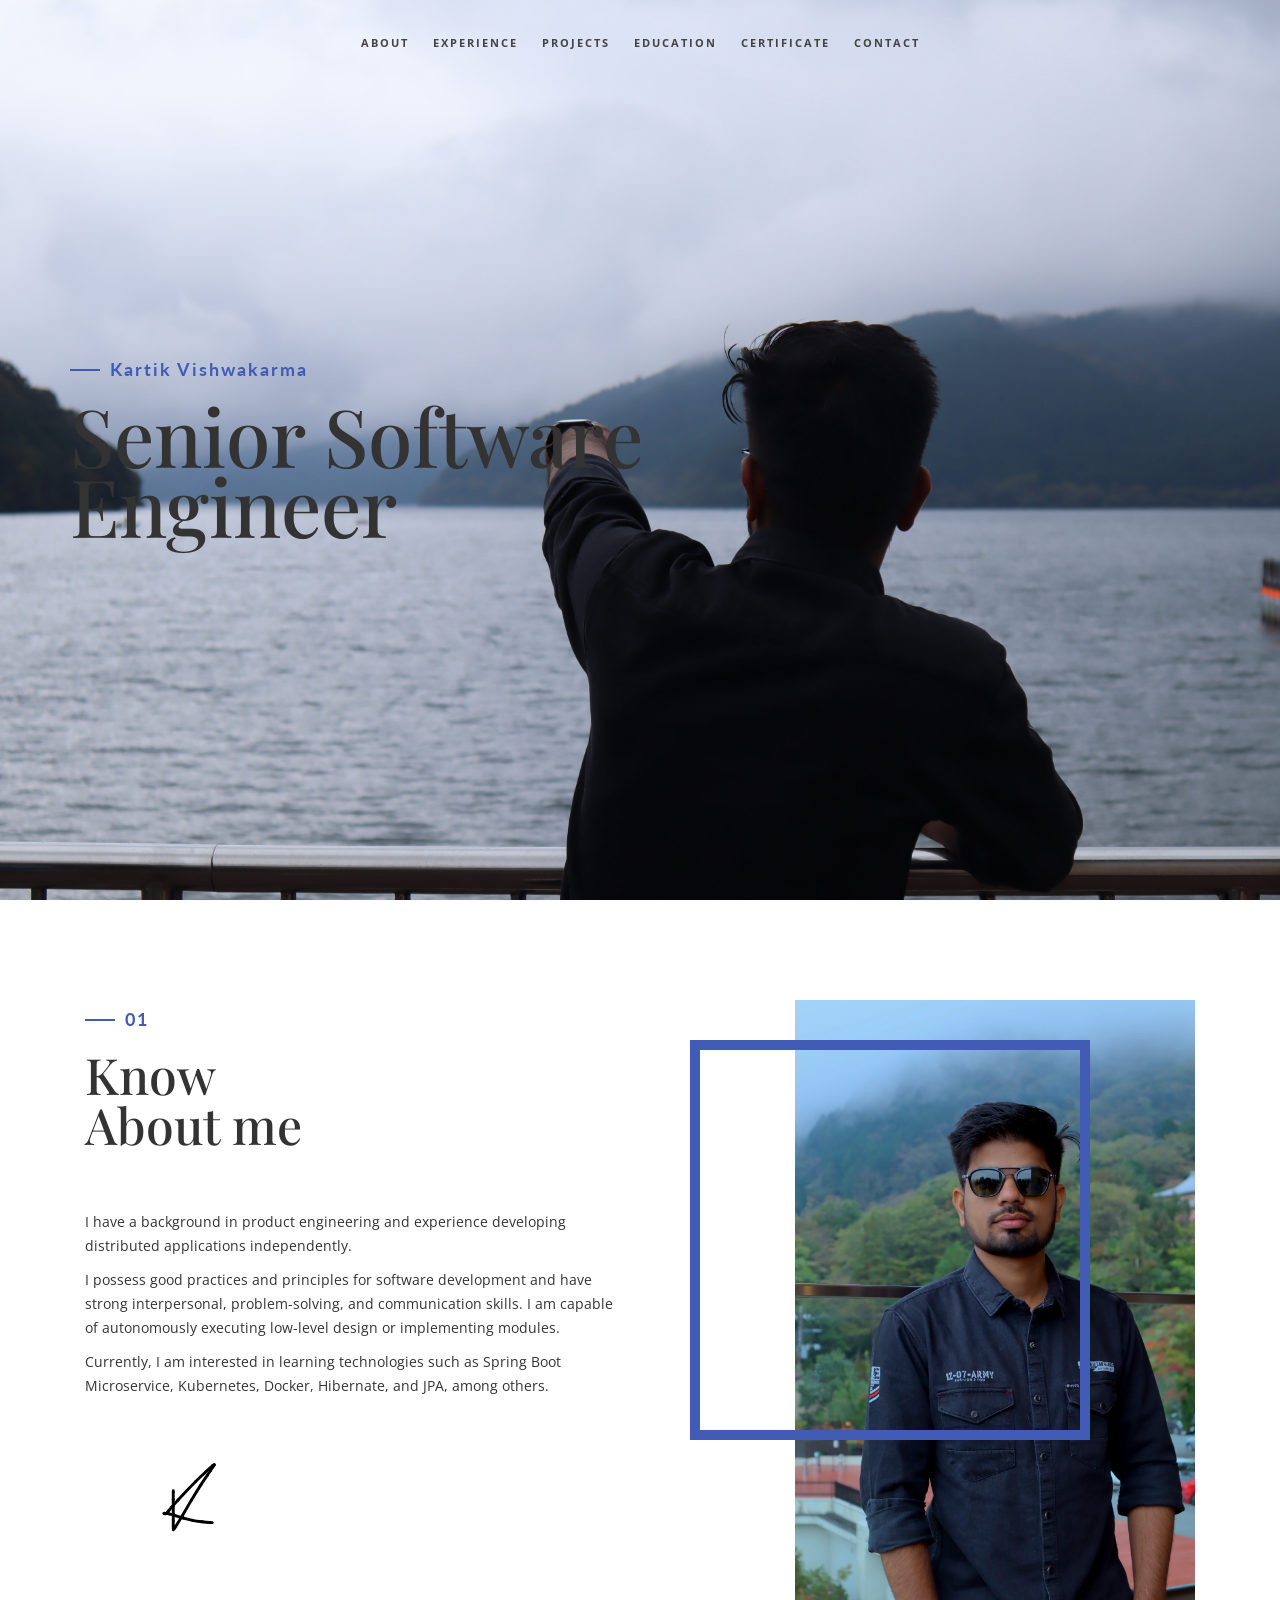
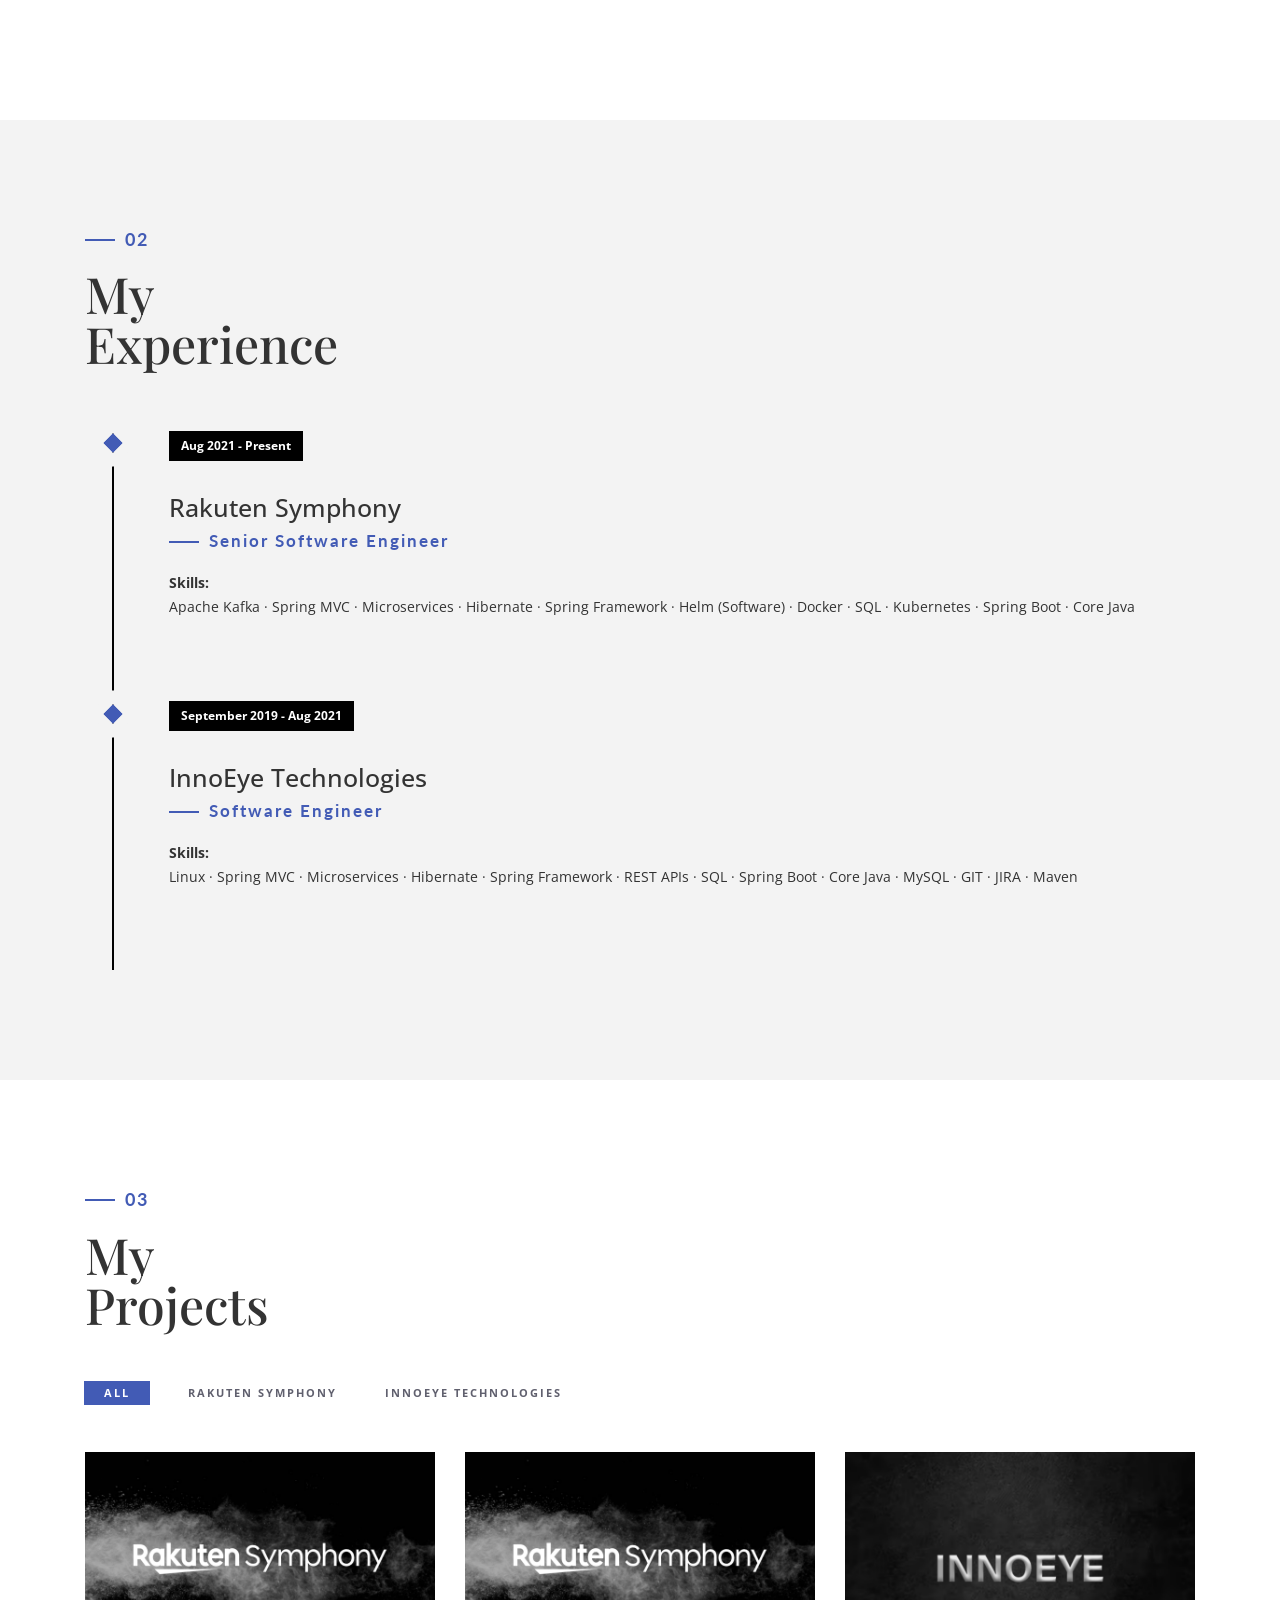
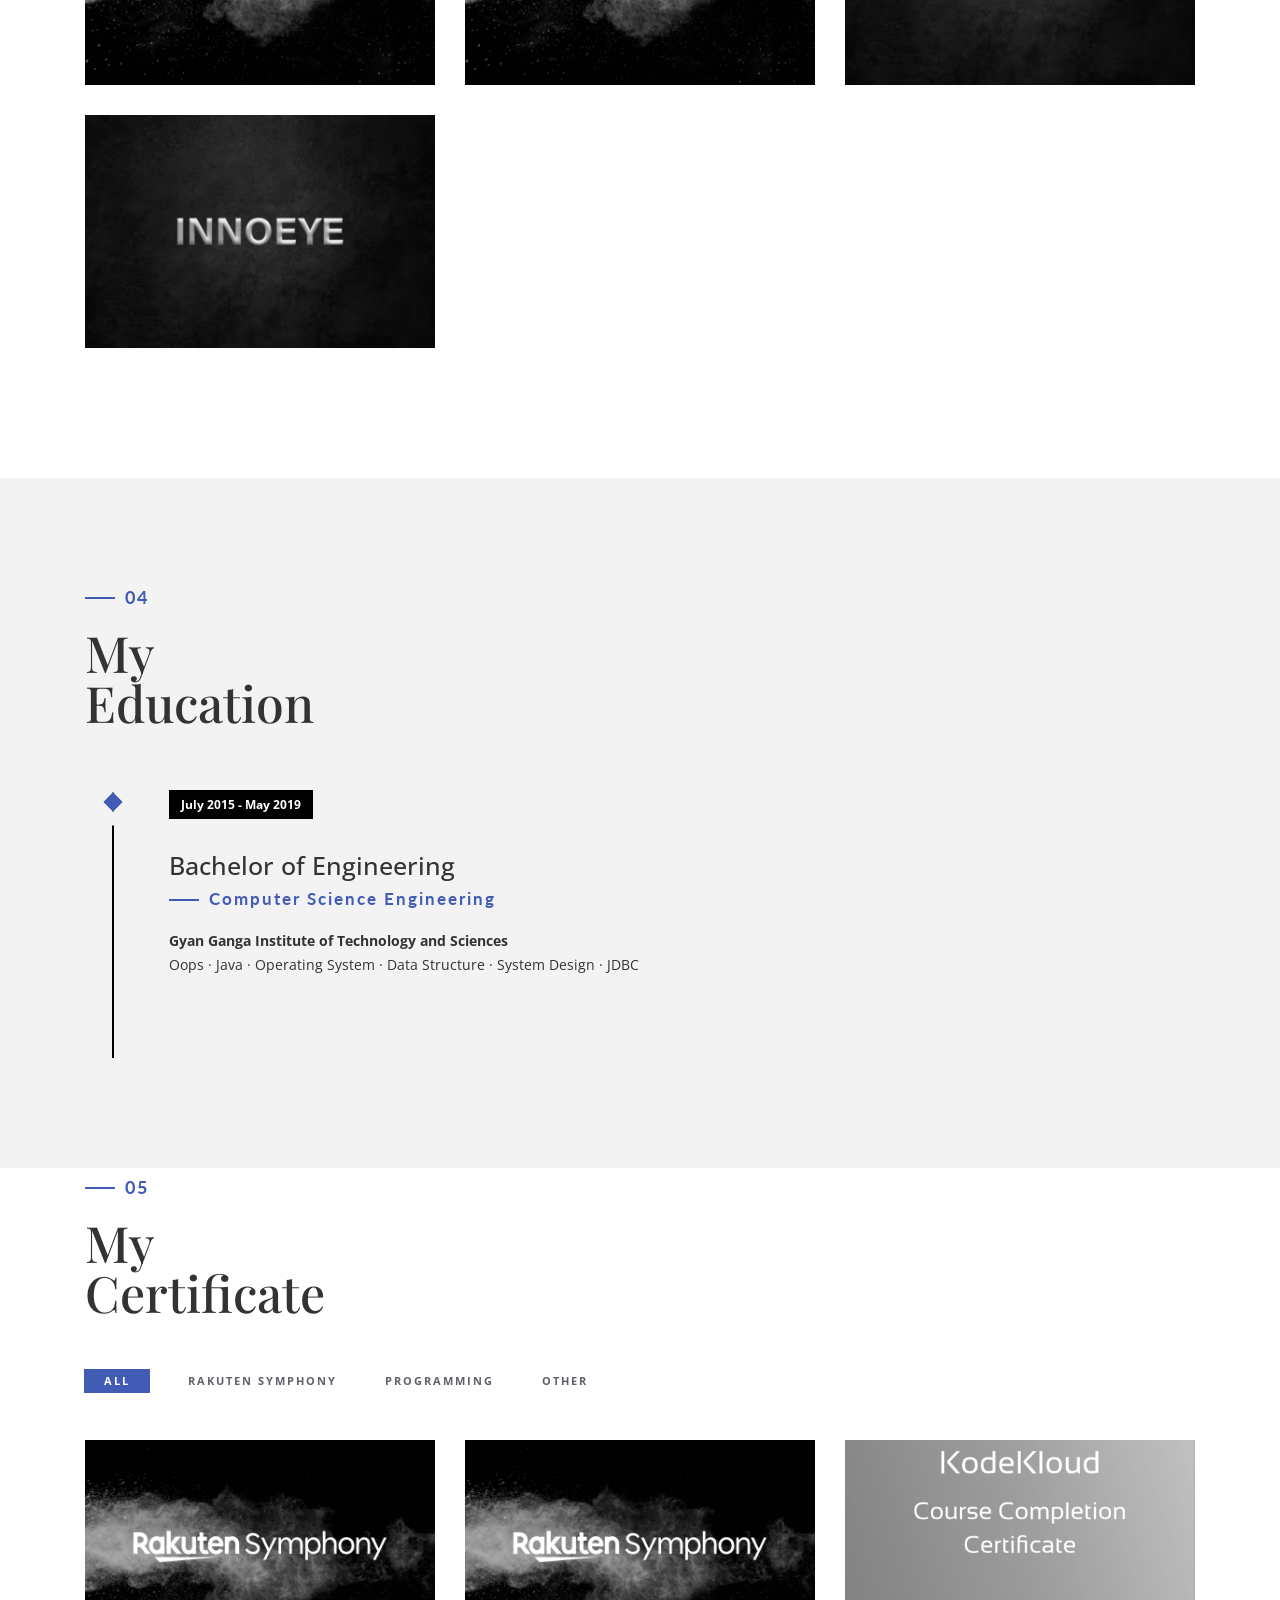
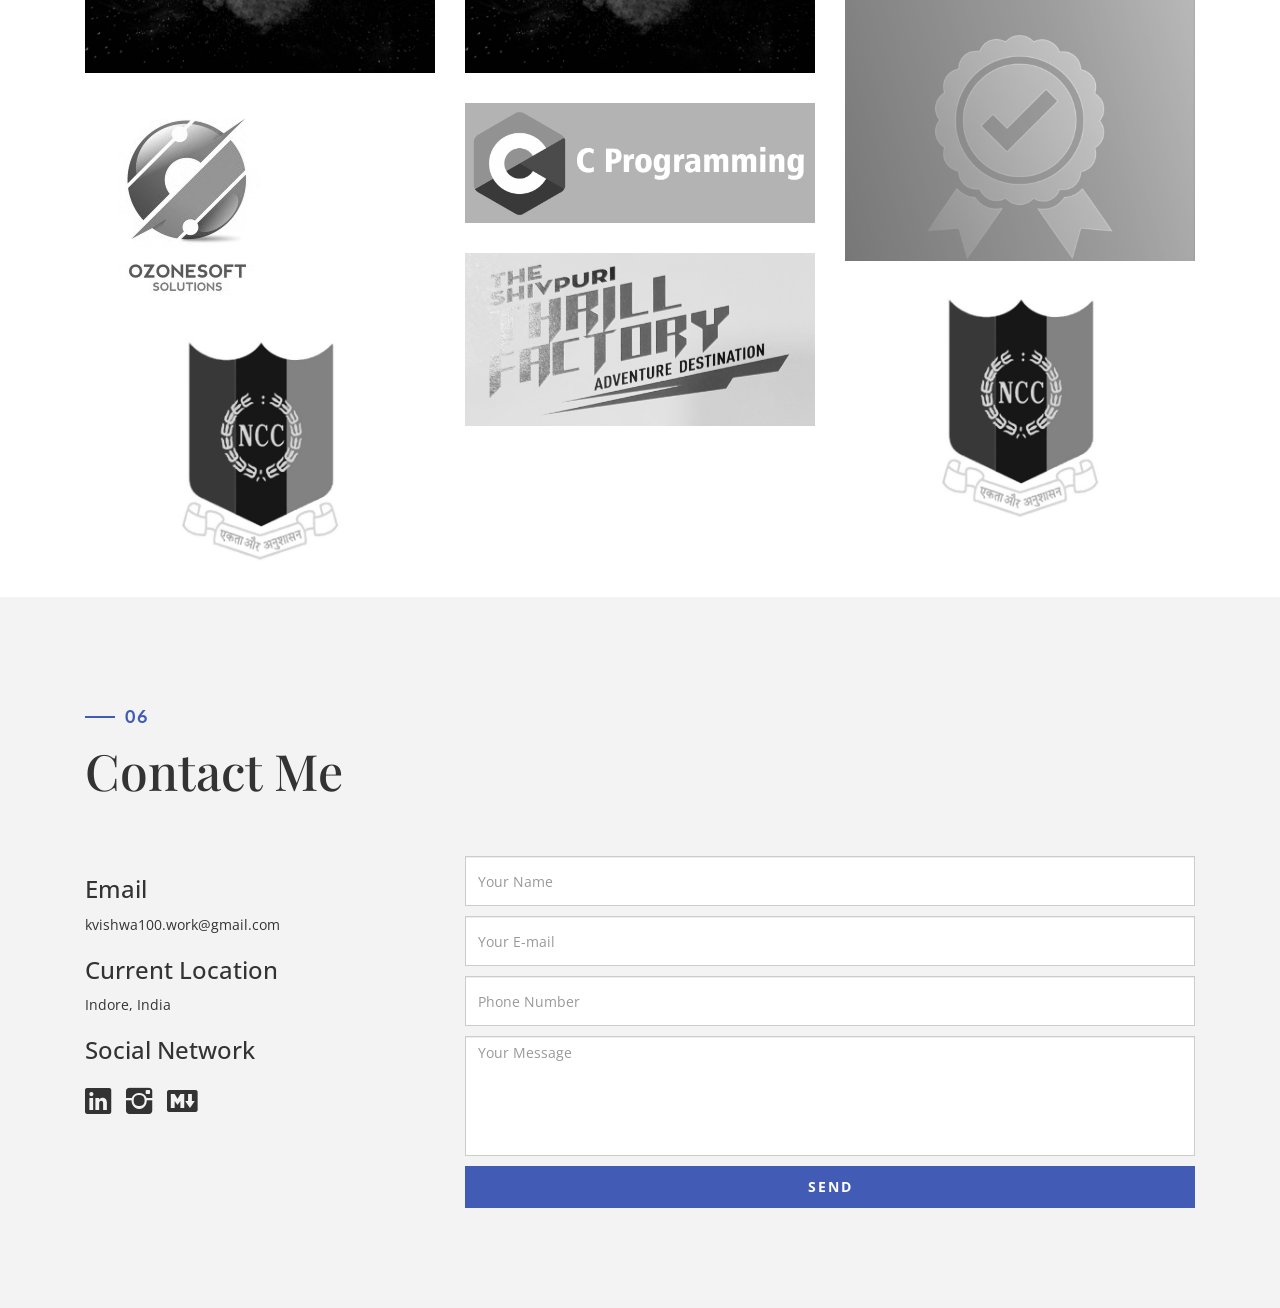
<file: index.html>
<!DOCTYPE html>
<html lang="en">

<head>
    <meta charset="utf-8">
    <meta http-equiv="X-UA-Compatible" content="IE=edge">
    <meta name="viewport" content="width=device-width, initial-scale=1">
    <title>Resume</title>
    <link rel="icon" href="img/favicon.ico" type="image/x-icon">
    <!-- Bootstrap -->
    <link href="css/bootstrap.min.css" rel="stylesheet">
    <link href="ionicons/css/ionicons.min.css" rel="stylesheet">
    <link href="css/animate.min.css" rel="stylesheet">
    <link href="css/aos.css" rel="stylesheet">
    <!-- main style -->
    <link href="css/style.css" rel="stylesheet">
    <!-- HTML5 shim and Respond.js for IE8 support of HTML5 elements and media queries -->
    <!-- WARNING: Respond.js doesn't work if you view the page via file:// -->
    <!--[if lt IE 9]>
    <script src="https://oss.maxcdn.com/html5shiv/3.7.3/html5shiv.min.js"></script>
    <script src="https://oss.maxcdn.com/respond/1.4.2/respond.min.js"></script>
    <![endif]-->
</head>

<body>
<!-- Preloader -->
<div id="preloader">
    <div id="status">
        <div class="preloader" aria-busy="true" aria-label="Loading, please wait." role="progressbar">
        </div>
    </div>
</div>
<!-- ./Preloader -->

<!-- header -->
<header class="navbar-fixed-top">
    <nav>
        <ul>
            <li><a href="#about">About</a></li>
            <li><a href="#experience">experience</a></li>
            <li><a href="#projects">projects</a></li>
            <li><a href="#education">education</a></li>
            <li><a href="#cert">certificate</a></li>
            <li><a href="#contact">contact</a></li>
        </ul>
    </nav>
</header>
<!-- ./header -->

<!-- home -->
<div class="section" id="home" data-stellar-background-ratio="0.5">
    <div class="container">
        <div class="disply-table">
            <div class="table-cell" data-aos="fade-up" data-aos-delay="0">
                <h4>Kartik Vishwakarma</h4>
                <h1>Senior Software <br/>Engineer</h1></div>
        </div>
    </div>
</div>
<!-- ./home -->

<!-- about -->
<div class="section" id="about">
    <div class="container">
        <div class="col-md-6" data-aos="fade-up">
            <h4>01</h4>
            <h1 class="size-50">Know <br/> About me</h1>
            <div class="h-50"></div>
            <p>I have a background in product engineering and experience developing distributed applications
                independently.</p>
            <p>I possess good practices and principles for software development and have strong interpersonal,
                problem-solving, and communication skills. I am capable of autonomously executing low-level design or
                implementing modules.</p>
            <p>Currently, I am interested in learning technologies such as Spring Boot Microservice, Kubernetes, Docker,
                Hibernate, and JPA, among others.</p>
            <div class="h-50"></div>
            <img src="img/signature.svg" width="230" alt=""/>
            <div class="h-50"></div>
        </div>
        <div class="col-md-6 about-img-div">
            <div class="about-border" data-aos="fade-up" data-aos-delay=".5"></div>
            <img src="img/about-img.jpg" width="400" class="img-responsive" alt="" align="right" data-aos="fade-right"
                 data-aos-delay="0"/>
        </div>
    </div>
</div>
<!-- ./about -->

<!-- experience  -->
<div class="section" id="experience">
    <div class="container">
        <div class="col-md-12">
            <h4>02</h4>
            <h1 class="size-50">My <br/> Experience</h1>
            <div class="h-50"></div>
        </div>
        <div class="col-md-12">
            <ul class="timeline">
                <li class="timeline-event" data-aos="fade-up">
                    <label class="timeline-event-icon"></label>
                    <div class="timeline-event-copy">
                        <p class="timeline-event-thumbnail">Aug 2021 - Present</p>
                        <h3>Rakuten Symphony</h3>
                        <h4>Senior Software Engineer</h4>
                        <p><strong>Skills:</strong>
                            <br>Apache Kafka · Spring MVC · Microservices · Hibernate · Spring Framework · Helm
                            (Software) · Docker · SQL · Kubernetes · Spring Boot · Core Java</p>
                    </div>
                </li>
                <li class="timeline-event" data-aos="fade-up" data-aos-delay=".2">
                    <label class="timeline-event-icon"></label>
                    <div class="timeline-event-copy">
                        <p class="timeline-event-thumbnail">September 2019 - Aug 2021</p>
                        <h3>InnoEye Technologies</h3>
                        <h4>Software Engineer</h4>
                        <p><strong>Skills:</strong>
                            <br>Linux · Spring MVC · Microservices · Hibernate · Spring Framework · REST APIs · SQL ·
                            Spring Boot · Core Java · MySQL · GIT · JIRA · Maven</p>
                    </div>
                </li>
            </ul>
        </div>
    </div>
</div>
<!-- ./experience -->

<!-- projects -->
<div class="section" id="projects">
    <div class="container">
        <div class="col-md-12">
            <h4>03</h4>
            <h1 class="size-50">My <br/> Projects</h1>
        </div>
        <!-- main container -->
        <div class="main-container portfolio-inner clearfix">
            <!-- portfolio div -->
            <div class="portfolio-div">
                <div class="portfolio">
                    <!-- portfolio_filter -->
                    <div class="categories-grid wow fadeInLeft">
                        <nav class="categories">
                            <ul class="portfolio_filter">
                                <li><a href="" class="active" data-filter="*">All</a></li>
                                <li><a href="" data-filter=".rakuten">Rakuten Symphony</a></li>
                                <li><a href="" data-filter=".innoEye">InnoEye Technologies</a></li>
                            </ul>
                        </nav>
                    </div>
                    <!-- portfolio_filter -->

                    <!-- portfolio_container -->
                    <div class="no-padding portfolio_container clearfix" data-aos="fade-up">

                        <!-- single work -->
                        <div class="col-md-4 col-sm-6 rakuten">
                            <a id="demo01" href="#animatedModal1" class="portfolio_item"> <img
                                    src="img/portfolio/rakuten.webp" alt="image" class="img-responsive"/>
                                <div class="portfolio_item_hover">
                                    <div class="portfolio-border clearfix">
                                        <div class="item_info"><span>LCM | vRAN Automation LTE + 5G | Orchestrator | ORAN</span>
                                            <em>Rakuten Symphony India Private Limited</em></div>
                                    </div>
                                </div>
                            </a>
                        </div>
                        <!-- end single work -->

                        <!-- single work -->
                        <div class="col-md-4 col-sm-6 rakuten">
                            <a id="demo02" href="#animatedModal2" class="portfolio_item"> <img
                                    src="img/portfolio/rakuten.webp" alt="image" class="img-responsive"/>
                                <div class="portfolio_item_hover">
                                    <div class="portfolio-border clearfix">
                                        <div class="item_info"><span>Notification Listener | RAN Automation</span> <em>Rakuten
                                            Symphony India Private Limited</em></div>
                                    </div>
                                </div>
                            </a>
                        </div>
                        <!-- end single work -->

                        <!-- single work -->
                        <div class="col-md-4 col-sm-6 innoEye">
                            <a id="demo03" href="#animatedModal3" class="portfolio_item"> <img
                                    src="img/portfolio/innoeye.png" alt="image" class="img-responsive"/>
                                <div class="portfolio_item_hover">
                                    <div class="portfolio-border clearfix">
                                        <div class="item_info"><span>Order Capture | CRM | BSS</span> <em>InnoEye
                                            Technologies Pvt. Ltd</em></div>
                                    </div>
                                </div>
                            </a>
                        </div>
                        <!-- end single work -->

                        <!-- single work -->
                        <div class="col-md-4 col-sm-6 innoEye">
                            <a id="demo04" href="#animatedModal4" class="portfolio_item"> <img
                                    src="img/portfolio/innoeye.png" alt="image" class="img-responsive"/>
                                <div class="portfolio_item_hover">
                                    <div class="portfolio-border clearfix">
                                        <div class="item_info"><span>VRAN | LTE [4G] | Automation</span> <em>InnoEye
                                            Technologies Pvt. Ltd</em></div>
                                    </div>
                                </div>
                            </a>
                        </div>
                        <!-- end single work -->
                    </div>
                    <!-- end portfolio_container -->
                </div>
                <!-- portfolio -->
            </div>
            <!-- end portfolio div -->
        </div>
        <!-- end main container -->
    </div>
</div>
<!-- ./projects -->

<!-- education  -->
<div class="section" id="education">
    <div class="container">
        <div class="col-md-12">
            <h4>04</h4>
            <h1 class="size-50">My <br/>Education</h1>
            <div class="h-50"></div>
        </div>
        <div class="col-md-12">
            <ul class="timeline">
                <li class="timeline-event" data-aos="fade-up">
                    <label class="timeline-event-icon"></label>
                    <div class="timeline-event-copy">
                        <p class="timeline-event-thumbnail">July 2015 - May 2019</p>
                        <h3>Bachelor of Engineering</h3>
                        <h4>Computer Science Engineering</h4>
                        <p><strong>Gyan Ganga Institute of Technology and Sciences</strong>
                            <br>Oops · Java · Operating System · Data Structure · System Design · JDBC</p>
                    </div>
                </li>
            </ul>
        </div>
    </div>
</div>
<!-- ./education -->

<!-- certificate -->
<div class="section" id="cert">
    <div class="container">
        <div class="col-md-12">
            <h4>05</h4>
            <h1 class="size-50">My <br/> Certificate</h1>
        </div>
        <!-- main container -->
        <div class="main-container portfolio-inner clearfix">
            <!-- portfolio div -->
            <div class="portfolio-div">
                <div class="portfolio">
                    <!-- portfolio_filter -->
                    <div class="categories-grid wow fadeInLeft">
                        <nav class="categories">
                            <ul class="portfolio_filter">
                                <li><a href="" class="active" data-filter="*">All</a></li>
                                <li><a href="" data-filter=".rakuten_cert">Rakuten Symphony</a></li>
                                <li><a href="" data-filter=".prgm_cert">Programming</a></li>
                                <li><a href="" data-filter=".other_cert">Other</a></li>
                            </ul>
                        </nav>
                    </div>
                    <!-- portfolio_filter -->

                    <!-- portfolio_container -->
                    <div class="no-padding portfolio_container clearfix" data-aos="fade-up">
                        <!-- single work -->
                        <div class="col-md-4 col-sm-6 rakuten_cert">
                            <a id="rakuten_cert02" href="#rakuten_cert_animatedModal2" class="portfolio_item"> <img
                                    src="img/portfolio/rakuten.webp" alt="image" class="img-responsive"/>
                                <div class="portfolio_item_hover">
                                    <div class="portfolio-border clearfix">
                                        <div class="item_info">
                                            <span>Individual Excellence Award</span> <em>Rakuten Symphony</em></div>
                                    </div>
                                </div>
                            </a>
                        </div>
                        <!-- end single work -->


                        <!-- single work -->
                        <div class="col-md-4 col-sm-6 rakuten_cert">
                            <a id="rakuten_cert01" href="#rakuten_cert_animatedModal1" class="portfolio_item"> <img
                                    src="img/portfolio/rakuten.webp" alt="image" class="img-responsive"/>
                                <div class="portfolio_item_hover">
                                    <div class="portfolio-border clearfix">
                                        <div class="item_info">
                                            <span>NGDU Team Excellence Award</span> <em>Rakuten Symphony</em></div>
                                    </div>
                                </div>
                            </a>
                        </div>
                        <!-- end single work -->

                        <!-- single work -->
                        <div class="col-md-4 col-sm-6 prgm_cert">
                            <a id="prgm_cert03" href="#prgm_cert_animatedModal3" class="portfolio_item"> <img
                                    src="img/portfolio/KodeKloudlogo.png" alt="image" class="img-responsive"/>
                                <div class="portfolio_item_hover">
                                    <div class="portfolio-border clearfix">
                                        <div class="item_info">
                                            <span>Docker Training Course for the Absolute Beginner</span>
                                            <em>KodeKloud</em></div>
                                    </div>
                                </div>
                            </a>
                        </div>
                        <!-- end single work -->

                        <!-- single work -->
                        <div class="col-md-4 col-sm-6 prgm_cert">
                            <a id="prgm_cert02" href="#prgm_cert_animatedModal2" class="portfolio_item"> <img
                                    src="img/portfolio/ozonesoftlogo.jpeg" alt="image" class="img-responsive"/>
                                <div class="portfolio_item_hover">
                                    <div class="portfolio-border clearfix">
                                        <div class="item_info"><span>LAMP Training</span> <em>OZONESOFT Solutions</em>
                                        </div>
                                    </div>
                                </div>
                            </a>
                        </div>
                        <!-- end single work -->

                        <!-- single work -->
                        <div class="col-md-4 col-sm-6 prgm_cert">
                            <a id="prgm_cert01" href="#prgm_cert_animatedModal1" class="portfolio_item"> <img
                                    src="img/portfolio/clogo.jpeg" alt="image" class="img-responsive"/>
                                <div class="portfolio_item_hover">
                                    <div class="portfolio-border clearfix">
                                        <div class="item_info"><span>C Programming</span> <em>Illumine Soft. Res. & Dev.
                                            Center</em></div>
                                    </div>
                                </div>
                            </a>
                        </div>
                        <!-- end single work -->

                        <!-- single work -->
                        <div class="col-md-4 col-sm-6 other_cert">
                            <a id="other_cert03" href="#other_cert_animatedModal3" class="portfolio_item"> <img
                                    src="img/portfolio/bunjeelogo.png" alt="image" class="img-responsive"/>
                                <div class="portfolio_item_hover">
                                    <div class="portfolio-border clearfix">
                                        <div class="item_info"><span>Dare To Jump</span> <em>Thrill Factory</em></div>
                                    </div>
                                </div>
                            </a>
                        </div>
                        <!-- end single work -->

                        <!-- single work -->
                        <div class="col-md-4 col-sm-6 other_cert">
                            <a id="other_cert02" href="#other_cert_animatedModal2" class="portfolio_item"> <img
                                    src="img/portfolio/ncclogo.jpg" alt="image" class="img-responsive"/>
                                <div class="portfolio_item_hover">
                                    <div class="portfolio-border clearfix">
                                        <div class="item_info"><span>NCC A Certificate</span> <em>National Cadet Corps
                                            (NCC)</em></div>
                                    </div>
                                </div>
                            </a>
                        </div>
                        <!-- end single work -->

                        <!-- single work -->
                        <div class="col-md-4 col-sm-6 other_cert">
                            <a id="other_cert01" href="#other_cert_animatedModal1" class="portfolio_item"> <img
                                    src="img/portfolio/ncclogo.jpg" alt="image" class="img-responsive"/>
                                <div class="portfolio_item_hover">
                                    <div class="portfolio-border clearfix">
                                        <div class="item_info"><span>Combined Annual Training CAMP</span> <em>National
                                            Cadet Corps (NCC)</em></div>
                                    </div>
                                </div>
                            </a>
                        </div>
                        <!-- end single work -->

                    </div>
                    <!-- end portfolio_container -->

                </div>
                <!-- portfolio -->
            </div>
            <!-- end portfolio div -->
        </div>
        <!-- end main container -->
    </div>
</div>
<!-- ./projects -->


<!-- contact -->
<div class="section" id="contact">
    <div class="container">
        <div class="col-md-12">
            <h4>06</h4>
            <h1 class="size-50">Contact Me</h1>
            <div class="h-50"></div>
        </div>
        <div class="col-md-4" data-aos="fade-up">
            <h3>Email</h3>
            <p>kvishwa100.work@gmail.com</p>

            <h3>Current Location</h3>
            <p>Indore, India</p>

            <h3>Social Network</h3>

            <ul class="social">
                <li><a href="https://www.linkedin.com/in/Kartik-vishwakarma-in/"><i
                        class="ion-social-linkedin"></i></a></li>
                <li><a href="https://www.instagram.com/karthik.vishwakarma_/"><i class="ion-social-instagram"></i></a>
                </li>
                <li><a href="https://github.com/karthik-vishwakarma/profile#Kartik-vishwakarma"><i
                        class="ion-social-markdown"></i></a></li>
            </ul>
            <div class="clearfix"></div>
            <div class="h-50"></div>
        </div>
        <div class="col-md-8" data-aos="fade-up">
            <form class="contact-bg" id="contact-form" name="contact" method="post" novalidate="novalidate">
                <input type="text" name="name" class="form-control" placeholder="Your Name"/>
                <input type="email" name="email" class="form-control" placeholder="Your E-mail"/>
                <input type="text" name="phone" class="form-control" placeholder="Phone Number"/>
                <textarea name="message" class="form-control" placeholder="Your Message"
                          style="height:120px"></textarea>
                <button id="submit" type="submit" name="submit" class="btn btn-glance">Send</button>
                <div id="success">
                    <p class="green textcenter"> Your message was sent successfully! I will be in touch as soon as I
                        can. </p>
                </div>
                <div id="error">
                    <p> Something went wrong, try refreshing and submitting the form again. </p>
                </div>
            </form>
        </div>
    </div>
</div>
<!-- ./contact -->

<!--DEMO01-->
<div id="animatedModal1" class="popup-modal">
    <!--THIS IS IMPORTANT! to close the modal, the class name has to match the name given on the ID -->
    <div id="btn-close-modal1" class="close-animatedModal1 close-popup-modal"><i class="ion-close-round"></i></div>
    <div class="clearfix"></div>
    <div class="modal-content">
        <div class="container">
            <div class="portfolio-padding">
                <div class="col-md-8 col-md-offset-2">
                    <h2>LCM | vRAN Automation | LTE + 5G<br/> Orchestrator | ORAN</h2>
                    <div class="h-50"></div>
                    <p>Zero Touch Provisioning (ZTP) and Manual base Network Service Creation(NS), Cloud Network
                        Function (CNF) and CNFC deployment.</p>
                    <p>Instantiate and perform lifecycle management of vRAN in a cloud-native environment in an easy and
                        cost-effective manner.</p>
                    <br/>
                    <br/> <img src="img/portfolio/5g_orch.jpeg" alt="" class="img-responsive"/>
                    <br/>
                    <br/>
                    <p>Enabling this flexibility in the choice of any telecom vendors and cloud platform</p>
                    <p><strong>Tools & Technology</strong>: Spring Boot, Helm, Robin, Hibernate, MySQL, Graph.</p>
                    <br/>
                    <br/></div>
            </div>
        </div>
    </div>
</div>

<!--DEMO02-->
<div id="animatedModal2" class="popup-modal">
    <!--THIS IS IMPORTANT! to close the modal, the class name has to match the name given on the ID -->
    <div id="btn-close-modal2" class="close-animatedModal2 close-popup-modal"><i class="ion-close-round"></i></div>
    <div class="clearfix"></div>
    <div class="modal-content">
        <div class="container">
            <div class="portfolio-padding">
                <div class="col-md-8 col-md-offset-2">
                    <h2>Notification Listener<br/> RAN Automation</h2>
                    <div class="h-50"></div>
                    <p>Consume Notification from Kafka or the rest API perform actions like validation, modification,
                        addition and URL redirection.</p>
                    <p>Dynamic JSON creation and response processing.</p>
                    <br/>
                    <br/> <img src="img/portfolio/nl.png" alt="" class="img-responsive"/>
                    <br/>
                    <br/>
                    <p>Autonomously executed low-level design.</p>
                    <p>It can process any type of JSON using a one-time configuration. you do not have to write custom
                        code..</p>
                    <p><strong>Tools & Technology</strong>: Kafka Spring Boot Microservices, Hibernate, MySQL, Jay-way.
                    </p>
                    <br/>
                    <br/></div>
            </div>
        </div>
    </div>
</div>


<!--DEMO03-->
<div id="animatedModal3" class="popup-modal">
    <!--THIS IS IMPORTANT! to close the modal, the class name has to match the name given on the ID -->
    <div id="btn-close-modal3" class="close-animatedModal3 close-popup-modal"><i class="ion-close-round"></i></div>
    <div class="clearfix"></div>
    <div class="modal-content">
        <div class="container">
            <div class="portfolio-padding">
                <div class="col-md-8 col-md-offset-2">
                    <h2>Order Capture<br/> CRM | BSS</h2>
                    <div class="h-50"></div>
                    <p>Order Capture focuses on gathering and filling into order enough data by Sales Agent so that it
                        can be passed for provisioning.</p>
                    <p>For MVP phase Order Capture is based solely on generating New Application order from a selected
                        Quote.</p>
                    <br/>
                    <br/> <img src="img/portfolio/QPNO.png" alt="" class="img-responsive"/>
                    <br/>
                    <br/>
                    <p>Select Quote and Billing Account and get it converted to a new Order by the system.</p>
                    <p><strong>Tools & Technology</strong>: Spring Boot, Couchbase Database, IntelliJ</p>
                    <br/>
                    <br/></div>
            </div>
        </div>
    </div>
</div>


<!--DEMO04-->
<div id="animatedModal4" class="popup-modal">
    <!--THIS IS IMPORTANT! to close the modal, the class name has to match the name given on the ID -->
    <div id="btn-close-modal4" class="close-animatedModal4 close-popup-modal"><i class="ion-close-round"></i></div>
    <div class="clearfix"></div>
    <div class="modal-content">
        <div class="container">
            <div class="portfolio-padding">
                <div class="col-md-8 col-md-offset-2">
                    <h2>VRAN | LTE [4G]<br/> RAN Automation</h2>
                    <div class="h-50"></div>
                    <p>Virtual RAN involves the logical separation of traditional hardware baseband functionality
                        (CU/DU) and VM based deployment of VNF.</p>
                    <br/>
                    <br/> <img src="img/portfolio/vran.png" alt="" class="img-responsive"/>
                    <br/>
                    <br/>
                    <p><strong>Tools & Technology</strong>: Spring Boot, Hibernate, MySQL, Eclipse, monolithic
                        architecture.</p>
                    <br/>
                    <br/></div>
            </div>
        </div>
    </div>
</div>

<!--other_cert01 Docker Training Course-->
<div id="prgm_cert_animatedModal3" class="popup-modal">
    <!--THIS IS IMPORTANT! to close the modal, the class name has to match the name given on the ID -->
    <div id="prgm_cert_btn-close-modal3" class="close-prgm_cert_animatedModal3 close-popup-modal"><i
            class="ion-close-round"></i></div>
    <div class="clearfix"></div>
    <div class="modal-content">
        <div class="container">
            <div class="portfolio-padding">
                <div class="col-md-8 col-md-offset-2">
                    <h2>Docker Training Course<br/> KodeKloud</h2>
                    <div class="h-50"></div>
                    <p>Introduces Docker to an Absolute Beginner using really simple and easy-to-understand
                        lectures.</p>
                    <p>Lectures are followed by demos showing how to set up and get started with Docker.</p>
                    <br/> <img src="img/portfolio/kubekloudcert.png" alt="" class="img-responsive"/>
                    <br/>
                    <p><strong>Issue Date</strong>: September 3, 2022</p>
                    <br/></div>
            </div>
        </div>
    </div>
</div>

<!--other_cert05 LAMP Training-->
<div id="prgm_cert_animatedModal2" class="popup-modal">
    <!--THIS IS IMPORTANT! to close the modal, the class name has to match the name given on the ID -->
    <div id="prgm_cert_btn-close-modal2" class="close-prgm_cert_animatedModal2 close-popup-modal"><i
            class="ion-close-round"></i></div>
    <div class="clearfix"></div>
    <div class="modal-content">
        <div class="container">
            <div class="portfolio-padding">
                <div class="col-md-8 col-md-offset-2">
                    <h2>LAMP Training<br/> OZONESOFT Solutions</h2>
                    <div class="h-50"></div>
                    <br/> <img src="img/portfolio/ozon.jpg" alt="" class="img-responsive"/>
                    <br/>
                    <p><strong>Issue Date</strong>: Jun 30, 2018</p>
                    <br/></div>
            </div>
        </div>
    </div>
</div>


<!--other_cert06 C Programming-->
<div id="prgm_cert_animatedModal1" class="popup-modal">
    <!--THIS IS IMPORTANT! to close the modal, the class name has to match the name given on the ID -->
    <div id="prgm_cert_btn-close-modal1" class="close-prgm_cert_animatedModal1 close-popup-modal"><i
            class="ion-close-round"></i></div>
    <div class="clearfix"></div>
    <div class="modal-content">
        <div class="container">
            <div class="portfolio-padding">
                <div class="col-md-8 col-md-offset-2">
                    <h2>C Programming<br/> Illumine Soft. Res. & Dev. Center</h2>
                    <div class="h-50"></div>
                    <br/> <img src="img/portfolio/core_java.jpg" alt="" class="img-responsive"/>
                    <br/>
                    <p><strong>Issue Date</strong>: May 15, 2017</p>
                    <br/></div>
            </div>
        </div>
    </div>
</div>

<!--other_cert02 Thrill Factory-->
<div id="other_cert_animatedModal3" class="popup-modal">
    <!--THIS IS IMPORTANT! to close the modal, the class name has to match the name given on the ID -->
    <div id="other_cert_btn-close-modal3" class="close-other_cert_animatedModal3 close-popup-modal"><i
            class="ion-close-round"></i></div>
    <div class="clearfix"></div>
    <div class="modal-content">
        <div class="container">
            <div class="portfolio-padding">
                <div class="col-md-8 col-md-offset-2">
                    <h2>Dare To Jump<br/> Thrill Factory</h2>
                    <div class="h-50"></div>
                    <br/> <img src="img/portfolio/bujgee.jpg" alt="" class="img-responsive"/>
                    <br/>
                    <p><strong>Issue Date</strong>: January 28, 2023</p>
                    <br/></div>
            </div>
        </div>
    </div>
</div>

<!--other_cert03 NCC A-->
<div id="other_cert_animatedModal2" class="popup-modal">
    <!--THIS IS IMPORTANT! to close the modal, the class name has to match the name given on the ID -->
    <div id="other_cert_btn-close-modal2" class="close-other_cert_animatedModal2 close-popup-modal"><i
            class="ion-close-round"></i></div>
    <div class="clearfix"></div>
    <div class="modal-content">
        <div class="container">
            <div class="portfolio-padding">
                <div class="col-md-8 col-md-offset-2">
                    <h2>NCC A Certificate<br/> National Cadet Corps (NCC)</h2>
                    <div class="h-50"></div>
                    <br/> <img src="img/portfolio/ncca.jpg" alt="" class="img-responsive"/>
                    <br/>
                    <p><strong>Issue Date</strong>: January 14, 2014</p>
                    <br/></div>
            </div>
        </div>
    </div>
</div>

<!--other_cert04 NCC CAMP-->
<div id="other_cert_animatedModal1" class="popup-modal">
    <!--THIS IS IMPORTANT! to close the modal, the class name has to match the name given on the ID -->
    <div id="other_cert_btn-close-modal1" class="close-other_cert_animatedModal1 close-popup-modal"><i
            class="ion-close-round"></i></div>
    <div class="clearfix"></div>
    <div class="modal-content">
        <div class="container">
            <div class="portfolio-padding">
                <div class="col-md-8 col-md-offset-2">
                    <h2>Combined Annual Training CAMP<br/> National Cadet Corps (NCC)</h2>
                    <div class="h-50"></div>
                    <br/> <img src="img/portfolio/ncccamp.jpg" alt="" class="img-responsive"/>
                    <br/>
                    <p><strong>Issue Date</strong>: October 31, 2013</p>
                    <br/></div>
            </div>
        </div>
    </div>
</div>

<!--rakuten_cert01 Thrill Factory-->
<div id="rakuten_cert_animatedModal2" class="popup-modal">
    <!--THIS IS IMPORTANT! to close the modal, the class name has to match the name given on the ID -->
    <div id="rakuten_cert_btn-close-modal2" class="close-rakuten_cert_animatedModal2 close-popup-modal"><i
            class="ion-close-round"></i></div>
    <div class="clearfix"></div>
    <div class="modal-content">
        <div class="container">
            <div class="portfolio-padding">
                <div class="col-md-8 col-md-offset-2">
                    <h2>Individual Excellence Award<br/> Rakuten Symphony</h2>
                    <div class="h-50"></div>
                    <br/> <img src="img/portfolio/IEA.jpg" alt="" class="img-responsive"/>
                    <br/>
                    <p><strong>Issue Date</strong>: December 10, 2022</p>
                    <br/></div>
            </div>
        </div>
    </div>
</div>

<!--rakuten_cert01 Thrill Factory-->
<div id="rakuten_cert_animatedModal1" class="popup-modal">
    <!--THIS IS IMPORTANT! to close the modal, the class name has to match the name given on the ID -->
    <div id="rakuten_cert_btn-close-modal1" class="close-rakuten_cert_animatedModal1 close-popup-modal"><i
            class="ion-close-round"></i></div>
    <div class="clearfix"></div>
    <div class="modal-content">
        <div class="container">
            <div class="portfolio-padding">
                <div class="col-md-8 col-md-offset-2">
                    <h2>NGDU Team Excellence Award<br/> Rakuten Symphony</h2>
                    <div class="h-50"></div>
                    <br/> <img src="img/portfolio/ngdu.jpg" alt="" class="img-responsive"/>
                    <br/>
                    <p><strong>Issue Date</strong>: December 10, 2022</p>
                    <br/></div>
            </div>
        </div>
    </div>
</div>

<!-- jQuery -->
<script src="js/jquery.js"></script>
<!--  plugins  -->
<script src="js/bootstrap.min.js"></script>
<script src="js/plugins.js"></script>
<script src="js/aos.js"></script>
<script src="js/jquery.form.js"></script>
<script src="js/jquery.validate.min.js"></script>

<!--  main script  -->
<script src="js/custom.js"></script>
</body>
</html>
</file>
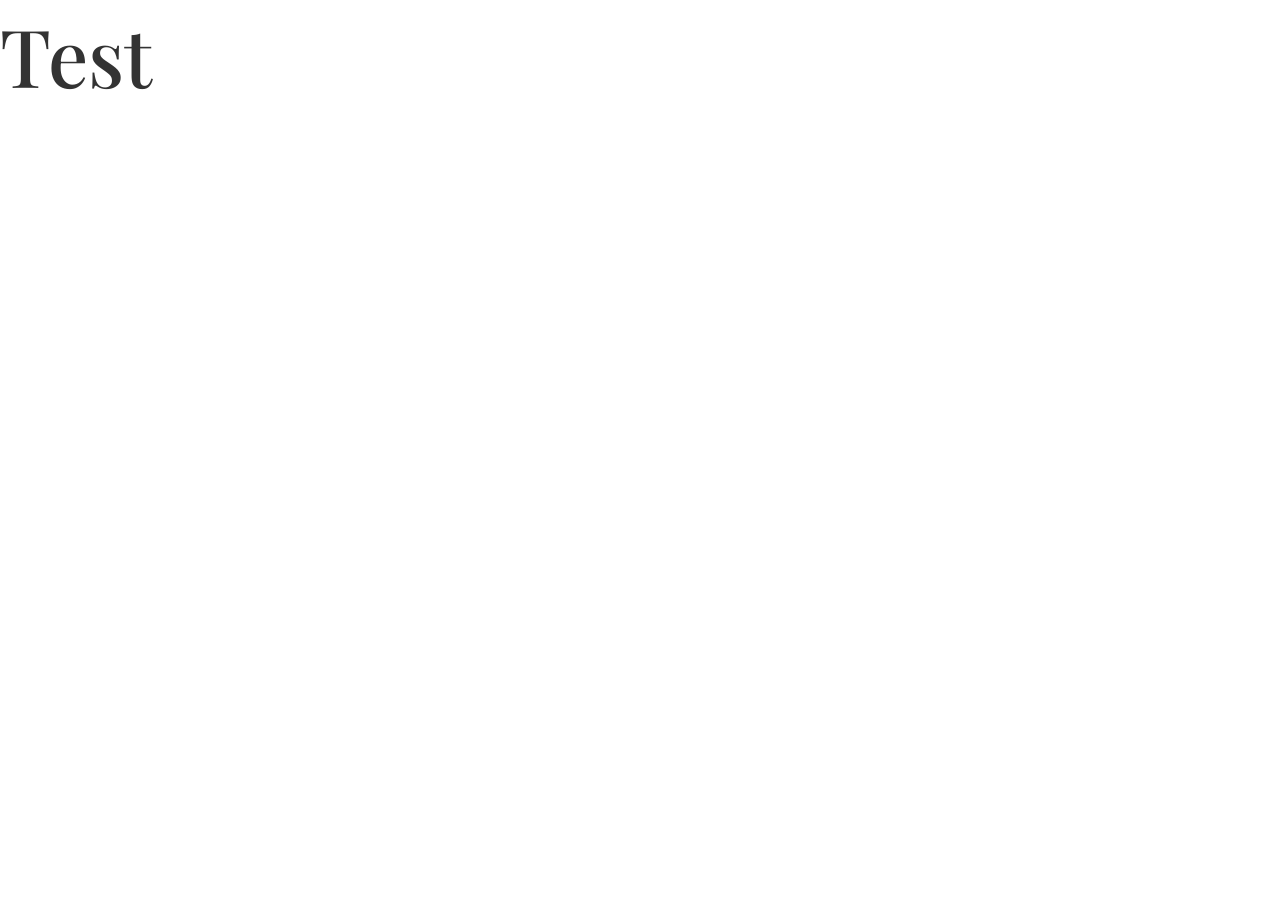
<file: test.html>
<!DOCTYPE html>
<html lang="en">

<head>
    <meta charset="utf-8">
    <meta http-equiv="X-UA-Compatible" content="IE=edge">
    <meta name="viewport" content="width=device-width, initial-scale=1">
    <title>Resume</title>
    <link rel="icon" href="img/favicon.ico" type="image/x-icon">
    <!-- Bootstrap -->
    <link href="css/bootstrap.min.css" rel="stylesheet">
    <link href="ionicons/css/ionicons.min.css" rel="stylesheet">
    <link href="css/animate.min.css" rel="stylesheet">
    <link href="css/aos.css" rel="stylesheet">
    <!-- main style -->
    <link href="css/style.css" rel="stylesheet">
    <!-- HTML5 shim and Respond.js for IE8 support of HTML5 elements and media queries -->
    <!-- WARNING: Respond.js doesn't work if you view the page via file:// -->
    <!--[if lt IE 9]>
      <script src="https://oss.maxcdn.com/html5shiv/3.7.3/html5shiv.min.js"></script>
      <script src="https://oss.maxcdn.com/respond/1.4.2/respond.min.js"></script>
    <![endif]-->
</head>

<body>
  <h1>Test</h1>  
</body>

</html>
</file>
<file: css/style.css>
/*
* Resume template
* Created by : Ahmed Essa
* website : www.ahmedessa.net
*/


/* Table of Content
==================================================
	- Google fonts & font family -
	- typography -
	- General -
    - Preloader -
	- Header -
    - home section -
    - About section -
    - experience section -
    - projects section -
    - Contact section -
    - Responsive media queries -
*/


/* Google fonts & font family
==================================================*/

@import 'https://fonts.googleapis.com/css?family=Lato:100,100i,300,300i,400,400i,700,700i,900,900i|Open+Sans:300,300i,400,400i,600,600i,700,700i,800,800i|Playfair+Display:400,400i,700,700i,900,900i';

/*
font-family: 'Playfair Display', serif;
font-family: 'Lato', sans-serif;
font-family: 'Open Sans', sans-serif;
*/


/* typography
==================================================*/

h1 {
    font-family: 'Playfair Display', serif;
    font-size: 80px;
    line-height: 70px;
}

h4 {
    font-family: 'Lato', sans-serif;
    text-transform: capitalize;
    letter-spacing: 2px;
    position: relative;
    color: #425BB5;
    margin-left: 40px;
    font-weight: 700;
}

h4:before {
    position: absolute;
    width: 30px;
    left: -40px;
    content: "";
    display: block;
    height: 2px;
    background: #425BB5;
    top: 9px;
}


/* General
==================================================*/

body {
    font-family: 'Open Sans', sans-serif;
    font-size: 14px;
    line-height: 24px;
}

.size-50 {
    font-size: 50px;
    line-height: 50px
}

.h-50 {
    height: 50px;
}


/* preloader
==================================================*/

#preloader {
    position: fixed;
    top: 0;
    left: 0;
    right: 0;
    bottom: 0;
    background-color: #fff;
    z-index: 10000
}

#status,
.preloader {
    top: 50%;
    left: 50%;
    position: absolute
}

#status {
    width: 100px;
    height: 100px;
    background-repeat: no-repeat;
    background-position: center;
    margin: -50px 0 0 -50px
}

.preloader {
    height: 40px;
    width: 40px;
    margin-top: -20px;
    margin-left: -20px
}

.preloader:before {
    content: "";
    display: block;
    position: absolute;
    left: -1px;
    top: -1px;
    height: 100%;
    width: 100%;
    -webkit-animation: rotation 1s linear infinite;
    animation: rotation 1s linear infinite;
    border: 2px solid #425BB5;
    border-top: 2px solid transparent;
    border-radius: 100%
}

.preloader>.icon {
    position: absolute;
    top: 50%;
    left: 50%;
    height: 25px;
    width: 10.6px;
    margin-top: -12.5px;
    margin-left: -5.3px;
    -webkit-animation: wink 1s ease-in-out infinite alternate;
    animation: wink 1s ease-in-out infinite alternate
}

@media only screen and (min-width:768px) {
    .preloader {
        height: 60px;
        width: 60px;
        margin-top: -30px;
        margin-left: -30px
    }
    .preloader:before {
        left: -2px;
        top: -2px;
        border-width: 2px
    }
    .preloader>.icon {
        height: 37.5px;
        width: 15.9px;
        margin-top: -18.75px;
        margin-left: -7.95px
    }
}

@media only screen and (min-width:1200px) {
    .preloader {
        height: 60px;
        width: 60px;
        margin-top: -30px;
        margin-left: -30px
    }
    .preloader>.icon {
        height: 50px;
        width: 21.2px;
        margin-top: -25px;
        margin-left: -10.6px
    }
}

@-webkit-keyframes rotation {
    from {
        -webkit-transform: rotate(0);
        transform: rotate(0)
    }
    to {
        -webkit-transform: rotate(359deg);
        transform: rotate(359deg)
    }
}

@keyframes rotation {
    from {
        -webkit-transform: rotate(0);
        transform: rotate(0)
    }
    to {
        -webkit-transform: rotate(359deg);
        transform: rotate(359deg)
    }
}

@-webkit-keyframes wink {
    from {
        opacity: 0
    }
    to {
        opacity: 1
    }
}

@keyframes wink {
    from {
        opacity: 0
    }
    to {
        opacity: 1
    }
}


/* Header
==================================================*/

header {
    text-align: center;
    -webkit-transition: all .5s;
    transition: all .5s;
    height: 65px;
}

nav ul {
    display: inline-block;
    padding-left: 0;
    list-style: none;
    padding: 20px;
    margin-bottom: 0;
    -webkit-transition: all .5s;
    transition: all .5s;
}

nav li {
    display: inline-block;
    margin: 10px;
}

nav li a {
    text-transform: uppercase;
    letter-spacing: 2px;
    color: #444;
    font-size: 11px;
    font-weight: bold;
}

.bg-nav {
    background: #fff;
    border-bottom: 1px solid #f3f3f3
}

.bg-nav ul {
    padding: 10px;
}

a:focus {
    color: #444;
    text-decoration: none;
}

a:hover {
    color: #425BB5;
    text-decoration: none;
}

a.active {
    color: #425BB5;
}


/* home section
==================================================*/

#home {
    background: url(../img/home-bg-2.jpg);
    background-size: cover;
    height: 100vh;
}

.table-cell {
    display: table-cell;
    vertical-align: middle;
}

.disply-table {
    display: table;
    height: 100vh;
}


/* about section
==================================================*/

#about {
    padding: 100px 0;
}

.about-img-div img {
    margin: 0 auto;
}

.about-border {
    position: absolute;
    border: 10px solid #425BB5;
    width: 400px;
    height: 400px;
    top: 40px;
    left: 50px;
    z-index: 1
}


/* experience section
==================================================*/

#experience {
    padding: 100px 0;
    background: #f3f3f3
}

.experience-row {
    padding: 20px 0;
    border-bottom: 1px solid #ddd;
}

.experience-row h3 {
    font-family: 'Lato', sans-serif;
    text-transform: capitalize;
    letter-spacing: 2px;
    color: #425BB5;
    font-size: 16px;
    font-weight: bold
}

.experience-row p {
    color: #888;
    margin-top: 20px;
    font-size: 15px;
}

.experience-row .date {
    color: #000;
    font-size: 17px;
}

.timeline {
    padding-left: 0;
    list-style: none;
    position: relative;
}

.timeline:before {
    background-color: black;
    content: '';
    margin-left: -1px;
    position: absolute;
    top: 0;
    left: 2em;
    width: 2px;
    height: 100%;
}

.timeline-event {
    position: relative;
}

.timeline-event:hover .timeline-event-icon {
    -webkit-transform: rotate(-45deg);
    transform: rotate(-45deg);
    background-color: #425BB5;
}

.timeline-event:hover .timeline-event-thumbnail {
    box-shadow: inset 40em 0 0 0 #425BB5;
}

.timeline-event-copy {
    padding: 2em;
    position: relative;
    top: -1.875em;
    left: 4em;
    width: 100%;
}

.timeline-event-copy h3 {
    font-size: 1.75em;
}

.timeline-event-copy h4 {
    font-size: 1.2em;
    margin-bottom: 1.2em;
}

.timeline-event-copy strong {
    font-weight: 700;
}

.timeline-event-copy p:not(.timeline-event-thumbnail) {
    padding-bottom: 1.2em;
}

.timeline-event-icon {
    -webkit-transition: -webkit-transform 0.2s ease-in;
    transition: -webkit-transform 0.2s ease-in;
    transition: transform 0.2s ease-in;
    transition: transform 0.2s ease-in, -webkit-transform 0.2s ease-in;
    -webkit-transform: rotate(45deg);
    transform: rotate(45deg);
    background-color: #425BB5;
    outline: 10px solid #f3f3f3;
    display: block;
    margin: 0.5em 0.5em 0.5em -0.5em;
    position: absolute;
    top: 0;
    left: 2em;
    width: 1em;
    height: 1em;
}

.timeline-event-thumbnail {
    -moz-transition: box-shadow 0.5s ease-in 0.1s;
    -o-transition: box-shadow 0.5s ease-in 0.1s;
    -webkit-transition: box-shadow 0.5s ease-in;
    -webkit-transition-delay: 0.1s;
    -webkit-transition: box-shadow 0.5s ease-in 0.1s;
    transition: box-shadow 0.5s ease-in 0.1s;
    color: white;
    font-size: 12px;
    font-weight: bold;
    background-color: black;
    box-shadow: inset 0 0 0 0em #425BB5;
    display: inline-block;
    margin-bottom: 1.2em;
    padding: 0.25em 1em 0.2em 1em;
}


/* projects section
==================================================*/

#projects {
    padding: 100px 0;
}

.portfolio .categories-grid span {
    font-size: 30px;
    margin-bottom: 30px;
    display: inline-block;
}

.portfolio .categories-grid .categories ul li {
    list-style: none;
    margin: 20px 0;
}

.portfolio .categories-grid .categories ul li a {
    display: inline-block;
    color: #60606e;
    padding: 0 10px;
    margin: 0 14px;
    -webkit-transition: all .2s ease-in-out .2s;
    transition: all .2s ease-in-out .2s;
}

.portfolio .categories-grid .categories ul li a:hover,
.portfolio .categories-grid .categories ul li a:focus {
    text-decoration: none;
}

.portfolio .categories-grid .categories ul li a.active {
    background-color: #425BB5;
    padding: 0px 20px;
    color: white;
    text-decoration: none;
}

.portfolio_filter {
    padding-left: 0;
}

.portfolio_item {
    position: relative;
    overflow: hidden;
    display: block;
    margin-bottom: 30px;
}

.portfolio_item .portfolio_item_hover {
    position: absolute;
    top: 0px;
    left: 0px;
    height: 100%;
    width: 100%;
    background-color: #425BB5;
    -webkit-transform: translateY(100%);
    transform: translateY(100%);
    opacity: 0;
    -webkit-transition: all .2s ease-in-out;
    transition: all .2s ease-in-out;
    color: #333;
}

.portfolio_item .portfolio_item_hover .item_info {
    text-align: center;
    position: absolute;
    top: 50%;
    left: 50%;
    -webkit-transform: translate(-50%, -50%);
    transform: translate(-50%, -50%);
    padding: 10px;
    width: 100%;
    font-weight: bold;
}

.portfolio_item .portfolio_item_hover .item_info span {
    display: block;
    color: #fff;
    font-size: 18px;
    -webkit-transform: translateY(-100px);
    transform: translateY(-100px);
    -webkit-transition: all .3s ease-in-out .3s;
    transition: all .3s ease-in-out .3s;
    opacity: 0;
}

.portfolio_item .portfolio_item_hover .item_info em {
    font-style: normal;
    display: inline-block;
    background-color: #425BB5;
    padding: 5px 20px;
    color: #fff;
    margin-top: 10px;
    -webkit-transform: translateY(100px);
    transform: translateY(100px);
    -webkit-transition: all .3s ease-in-out .3s;
    transition: all .3s ease-in-out .3s;
    opacity: 0;
    font-size: 10px;
    letter-spacing: 2px;
}

.portfolio_item:hover .portfolio_item_hover {
    opacity: 1;
    -webkit-transform: translateX(0);
    transform: translateX(0);
}

.portfolio_item:hover .item_info em,
.portfolio_item:hover .item_info span {
    opacity: 1;
    -webkit-transform: translateX(0);
    transform: translateX(0);
}

.portfolio .categories-grid .categories ul li {
    float: left;
}

.portfolio .categories-grid .categories ul li a {
    padding: 0 10px;
    -webkit-transition: all .2s ease-in-out .2s;
    transition: all .2s ease-in-out .2s;
}

.portfolio_filter {
    padding-left: 0;
    display: inline-block;
    margin: 0 auto;
    text-align: center;
}

.portfolio_item img {
    -webkit-filter: grayscale(100%);
    filter: grayscale(100%);
}

.portfolio-padding {
    padding: 50px 0;
}

.portfolio-inner {
    padding-bottom: 0 !important;
    padding-top: 55px;
}

.modal-content {
    box-shadow: 0 5px 15px rgba(0, 0, 0, 0);
    border: none;
}

.popup-modal {
    background: #fff;
}

.close-popup-modal {
    float: right;
    margin: 20px;
    font-size: 22px;
    opacity: 0;
    cursor: pointer;
    -webkit-transition: all .3s;
    transition: all .3s;
    -webkit-transition-delay: .6s;
    transition-delay: .6s;
    position: fixed;
    z-index: 100000;
    right: 14px;
}

[class*="animatedModal"] .close-popup-modal {
  opacity: 1;
}

.modal-content h2 {
    font-family: 'Playfair Display', serif;
    font-size: 40px;
    line-height: 50px;
}

/* education section
==================================================*/

#education {
    padding: 100px 0;
    background: #f3f3f3
}

.education-row {
    padding: 20px 0;
    border-bottom: 1px solid #ddd;
}

.education-row h3 {
    font-family: 'Lato', sans-serif;
    text-transform: capitalize;
    letter-spacing: 2px;
    color: #425BB5;
    font-size: 16px;
    font-weight: bold
}

.education-row p {
    color: #888;
    margin-top: 20px;
    font-size: 15px;
}

.education-row .date {
    color: #000;
    font-size: 17px;
}

/* contact
==================================================*/

#contact {
    padding: 100px 0;
     background: #f3f3f3
}

#contact-form input,
#contact-form textarea {
    height: 50px;
    margin-bottom: 10px;
    border-radius: 0;
}

#contact-form label {
    display: block;
    margin-bottom: .2em;
    font-size: 13px;
    line-height: 13px;
    font-size: 1.3rem;
    line-height: 1.3rem;
    color: #000;
}

#contact-form label.error {
    margin-top: 10px;
    margin-bottom: 1em;
    font-size: 12px;
    line-height: 12px;
    font-size: 1.2rem;
    line-height: 1.2rem;
    color: #D33E43;
    margin-left: 10px
}

#contact-form input[type="text"].error,
#contact-form input[type="password"].error,
#contact-form input[type="date"].error,
#contact-form input[type="datetime"].error,
#contact-form input[type="datetime-local"].error,
#contact-form input[type="month"].error,
#contact-form input[type="week"].error,
#contact-form input[type="email"].error,
#contact-form input[type="number"].error,
#contact-form input[type="search"].error,
#contact-form input[type="tel"].error,
#contact-form input[type="time"].error,
#contact-form input[type="url"].error,
#contact-form textarea.error {
    border-color: #D33E43
}

textarea {
    resize: none;
}

fieldset {
    border: 0px;
    margin: 0;
    padding: 0
}

.required {
    color: #e9266d
}

#success,
#error {
    display: none
}

#success p,
#error p {
    display: block;
}

#success p {
    color: #425BB5;
    font-size: 15px;
    text-align: center;
    padding: 10px;
    border: 2px solid #425BB5;
    margin-top: 10px;
}

#error p {
    color: #D33E43;
    font-size: 15px;
    text-align: center;
    padding: 10px;
    border: 2px solid #D33E43;
    margin-top: 10px;
}

#submit {
    background-color: #425BB5;
    color: #fff;
    padding: 10px 40px;
    border-radius: 0;
    text-transform: uppercase;
    letter-spacing: 2px;
    font-weight: bold;
    width: 100%;
}

.social {
    padding-left: 0;
    list-style: none;
    margin-top: 20px;
}

.social li {
    float: left;
}

.social li a {
    color: #333;
    font-size: 35px;
    margin-right: 15px;
    transition: all .3s;
    -webkit-transition: all .3s;
}

.social li a:hover {
    color: #425BB5;
}


/* Responsive media queries
==================================================*/

@media (max-width: 991px) {
    .portfolio .categories-grid .categories ul li a {
        padding: 0 2px;
    }
}

@media (max-width: 768px) {
    .timeline-event-copy {
        width: 90%;
        left: 2em;
    }
}

@media (max-width: 500px) {
    h1 {
        font-family: 'Playfair Display', serif;
        font-size: 50px;
        line-height: 50px;
    }
    #home,
    .disply-table {
        height: 600px;
    }
    .about-border {
        width: 265px;
    }
    .portfolio .categories-grid .categories ul li {
        list-style: none;
        margin: 10px 0;
    }
}

@media (max-width: 420px) {
    nav li {
        margin: 6px;
    }
    nav li a {
        font-size: 10px;
    }
}
</file>
